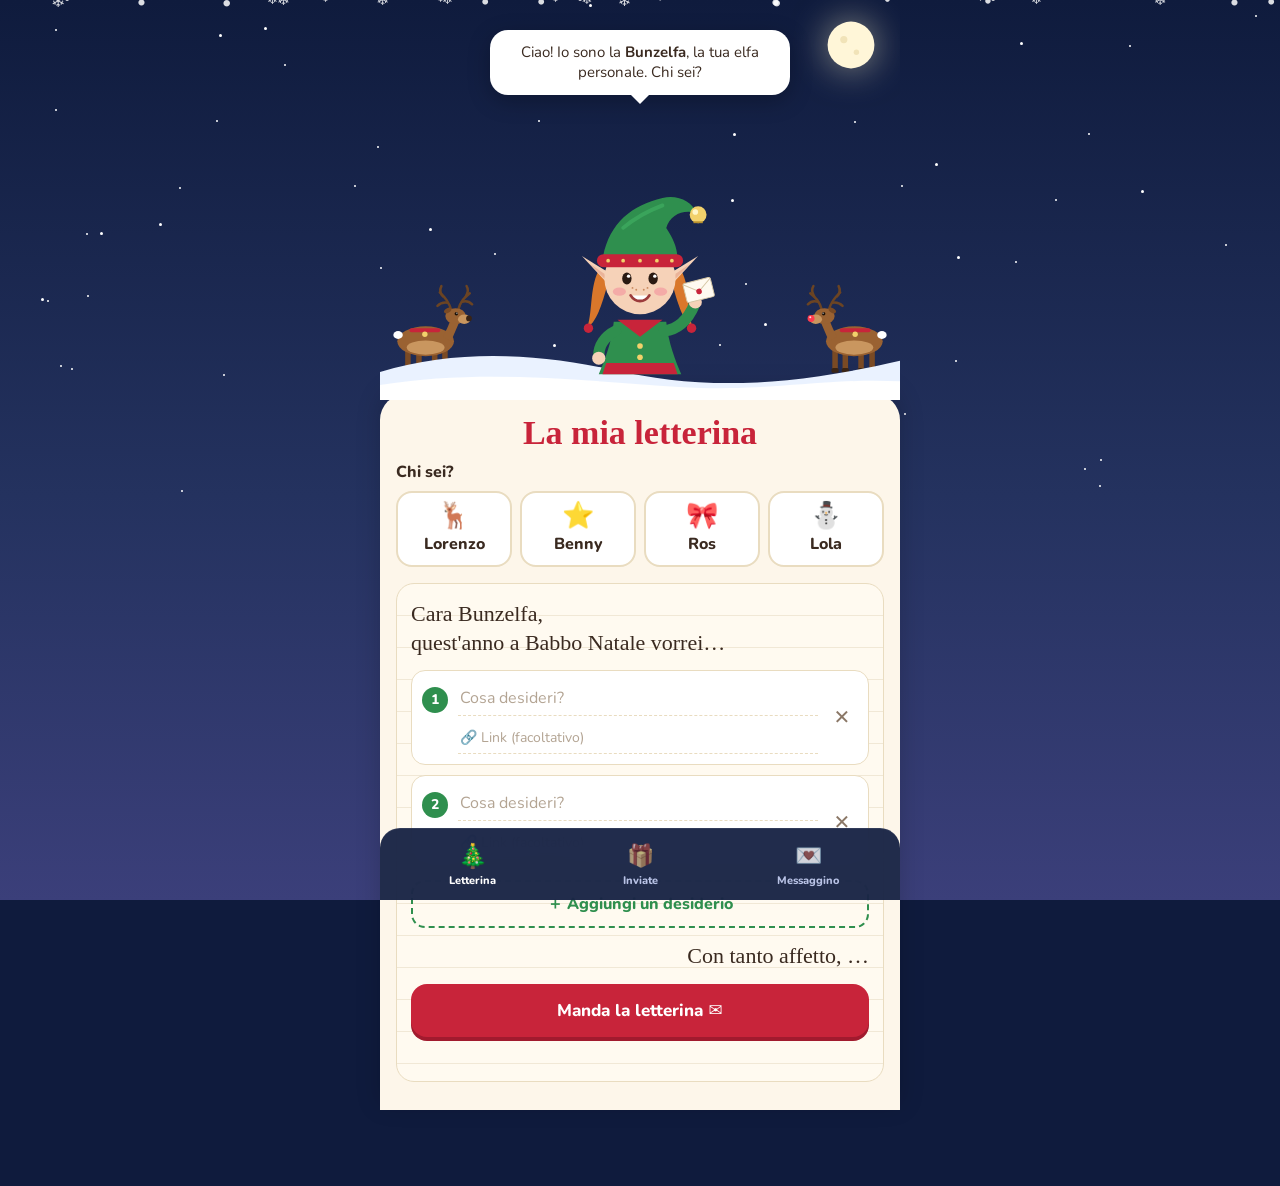
<file: index.html>
<!doctype html>
<html lang="it">
<head>
<meta charset="utf-8">
<meta name="viewport" content="width=device-width,initial-scale=1,viewport-fit=cover">
<title>Bunzelfa</title>
<meta name="description" content="Scrivi la letterina a Babbo Natale: la porta la Bunzelfa, la tua elfa personale.">
<meta name="theme-color" content="#0f1b3d">
<meta name="apple-mobile-web-app-capable" content="yes">
<meta name="mobile-web-app-capable" content="yes">
<meta name="apple-mobile-web-app-status-bar-style" content="black-translucent">
<meta name="apple-mobile-web-app-title" content="Bunzelfa">
<link rel="apple-touch-icon" href="icons/apple-touch-icon.png">
<link rel="icon" type="image/png" sizes="192x192" href="icons/icon-192.png">
<link rel="manifest" href="manifest.webmanifest">
<link rel="preconnect" href="https://fonts.googleapis.com">
<link rel="preconnect" href="https://fonts.gstatic.com" crossorigin>
<link href="https://fonts.googleapis.com/css2?family=Mountains+of+Christmas:wght@700&family=Nunito:wght@400;600;800&display=swap" rel="stylesheet">
<link rel="stylesheet" href="styles.css">
</head>
<body>
<div id="sky" aria-hidden="true"></div>
<div id="snow" aria-hidden="true"></div>

<!-- slitta che attraversa il cielo dopo un invio -->
<svg id="sleigh" viewBox="0 0 260 70" aria-hidden="true">
  <g transform="translate(0,10) scale(.42)"><use href="#deer"/></g>
  <g transform="translate(58,6) scale(.42)"><use href="#deer"/></g>
  <path d="M120 40 C 150 50, 175 52, 200 44" stroke="#e8c26a" stroke-width="1.5" fill="none"/>
  <g transform="translate(196,22)">
    <path d="M0 14 h40 c6 0 9-4 9-12 v-2 h6 v4 c0 14-6 22-18 22 h-37 z" fill="#c8243a"/>
    <path d="M-4 30 h52 c6 0 8-3 9-6" stroke="#e8c26a" stroke-width="3" fill="none" stroke-linecap="round"/>
    <rect x="8" y="2" width="14" height="12" rx="2" fill="#2f8f4e"/>
    <rect x="20" y="-2" width="12" height="16" rx="2" fill="#f2d16b"/>
  </g>
</svg>

<main id="app">
  <!-- ============ TAB 1: LETTERINA ============ -->
  <section class="tab active" id="tab-letter" aria-labelledby="t-letter">
    <header class="scene">
      <svg class="moon" viewBox="0 0 60 60" aria-hidden="true"><circle cx="30" cy="30" r="26" fill="#fff6d8"/><circle cx="40" cy="22" r="22" fill="#0f1b3d" opacity=".0"/><circle cx="22" cy="24" r="4" fill="#f1e3b8"/><circle cx="36" cy="38" r="3" fill="#f1e3b8"/></svg>

      <svg class="deer deer-l" viewBox="0 0 130 110" aria-hidden="true"><use href="#deer"/></svg>
      <svg class="deer deer-r" viewBox="0 0 130 110" aria-hidden="true"><use href="#deer-rednose"/></svg>

      <svg class="elf" viewBox="0 0 160 210" role="img" aria-label="La Bunzelfa, un'elfa con il cappello verde">
        <use href="#bunzelfa"/>
      </svg>

      <div class="bubble" id="bubble" aria-live="polite">Ciao! Io sono la <b>Bunzelfa</b>, la tua elfa personale. Chi sei?</div>

      <svg class="hills" viewBox="0 0 400 60" preserveAspectRatio="none" aria-hidden="true">
        <path d="M0 30 C 60 5, 120 10, 180 28 S 300 50, 400 18 V60 H0Z" fill="#eaf2ff"/>
        <path d="M0 44 C 80 26, 160 40, 230 46 S 340 36, 400 40 V60 H0Z" fill="#ffffff"/>
      </svg>
    </header>

    <div class="sheet">
      <h1 class="title">La mia letterina</h1>

      <fieldset class="who">
        <legend>Chi sei?</legend>
        <div class="names" id="names"></div>
      </fieldset>

      <form id="letterForm" class="paper" autocomplete="off" novalidate>
        <p class="dear">Cara Bunzelfa,<br>quest'anno a Babbo Natale vorrei…</p>
        <ol id="wishes" class="wishes"></ol>
        <button type="button" class="ghost" id="addWish">＋ Aggiungi un desiderio</button>
        <p class="sign" id="sign">Con tanto affetto, …</p>
        <button type="submit" class="primary" id="sendLetter">Manda la letterina ✉️</button>
        <p class="hint" id="letterHint" role="status"></p>
      </form>
    </div>
  </section>

  <!-- ============ TAB 2: INVIATE ============ -->
  <section class="tab" id="tab-sent" aria-labelledby="t-sent" hidden>
    <div class="sheet top">
      <h1 class="title">Le mie letterine</h1>
      <p class="sub" id="sentWho">Quello che hai già chiesto alla Bunzelfa da questo telefono.</p>
      <div id="sentList" class="sent-list"></div>
    </div>
  </section>

  <!-- ============ TAB 3: MESSAGGINO ============ -->
  <section class="tab" id="tab-msg" aria-labelledby="t-msg" hidden>
    <div class="sheet top">
      <div class="mini-elf">
        <svg viewBox="0 0 160 210" aria-hidden="true"><use href="#bunzelfa"/></svg>
        <div class="bubble small">Scrivimi quello che vuoi: lo leggo solo io! 🤫</div>
      </div>
      <h1 class="title">Un messaggino alla Bunzelfa</h1>
      <form id="msgForm" class="paper" novalidate>
        <label class="lbl" for="msgText">Il tuo messaggino</label>
        <textarea id="msgText" rows="6" maxlength="1500" placeholder="Cara Bunzelfa…"></textarea>
        <button type="submit" class="primary" id="sendMsg">Manda il messaggino 💌</button>
        <p class="hint" id="msgHint" role="status"></p>
      </form>
    </div>
  </section>
</main>

<nav class="tabbar" role="tablist">
  <button role="tab" id="t-letter" aria-controls="tab-letter" aria-selected="true" data-tab="tab-letter"><span>🎄</span>Letterina</button>
  <button role="tab" id="t-sent" aria-controls="tab-sent" aria-selected="false" data-tab="tab-sent"><span>🎁</span>Inviate</button>
  <button role="tab" id="t-msg" aria-controls="tab-msg" aria-selected="false" data-tab="tab-msg"><span>💌</span>Messaggino</button>
</nav>

<div id="toast" role="status" aria-live="polite"></div>

<!-- ============ DISEGNI ============ -->
<svg width="0" height="0" style="position:absolute" aria-hidden="true">
  <defs>
    <g id="deer-body">
      <!-- corna -->
      <g stroke="#6b4423" stroke-width="3.2" stroke-linecap="round" fill="none">
        <path d="M95 20 C 92 8, 86 2, 80 -4"/><path d="M90 9 C 84 8, 80 10, 77 13"/><path d="M84 1 C 80 -3, 80 -8, 82 -12"/>
        <path d="M103 19 C 106 7, 112 2, 118 -3"/><path d="M108 8 C 114 6, 118 8, 121 11"/><path d="M113 1 C 116 -4, 116 -9, 114 -12"/>
      </g>
      <!-- zampe -->
      <g fill="#7a4a24"><rect x="36" y="66" width="7" height="30" rx="3"/><rect x="50" y="68" width="7" height="28" rx="3"/><rect x="70" y="68" width="7" height="28" rx="3"/><rect x="83" y="66" width="7" height="30" rx="3"/></g>
      <g fill="#3a2414"><rect x="35" y="92" width="9" height="6" rx="2"/><rect x="49" y="92" width="9" height="6" rx="2"/><rect x="69" y="92" width="9" height="6" rx="2"/><rect x="82" y="92" width="9" height="6" rx="2"/></g>
      <!-- corpo -->
      <ellipse cx="62" cy="58" rx="36" ry="19" fill="#9a6232"/>
      <ellipse cx="62" cy="66" rx="24" ry="9" fill="#c9965f"/>
      <ellipse cx="27" cy="50" rx="6" ry="5" fill="#fff"/>
      <!-- collo e testa -->
      <path d="M84 52 C 90 42, 92 34, 96 26 L 106 30 C 102 40, 98 50, 94 58 Z" fill="#9a6232"/>
      <ellipse cx="100" cy="26" rx="13" ry="10" fill="#9a6232"/>
      <ellipse cx="111" cy="30" rx="8" ry="6" fill="#c9965f"/>
      <ellipse cx="90" cy="19" rx="5" ry="3" fill="#7a4a24" transform="rotate(-30 90 19)"/>
      <circle cx="101" cy="23" r="2.2" fill="#1c1209"/><circle cx="101.7" cy="22.3" r=".7" fill="#fff"/>
      <path d="M44 44 h34" stroke="#c8243a" stroke-width="5" stroke-linecap="round"/>
      <circle cx="61" cy="49" r="3.4" fill="#f2d16b"/>
    </g>
    <symbol id="deer" viewBox="0 -16 130 116" overflow="visible"><use href="#deer-body"/><circle cx="117" cy="29" r="3.6" fill="#3a2414"/></symbol>
    <symbol id="deer-rednose" viewBox="0 -16 130 116" overflow="visible"><use href="#deer-body"/><circle cx="117" cy="29" r="4.4" fill="#ff3b4e"/><circle cx="118" cy="27.6" r="1.3" fill="#fff" opacity=".8"/></symbol>

    <symbol id="bunzelfa" viewBox="0 0 160 210" overflow="visible">
      <!-- trecce -->
      <g fill="#d9772b"><path d="M38 92 C 26 110, 30 136, 24 156 C 34 150, 40 130, 46 108 Z"/><path d="M122 92 C 134 110, 130 136, 136 156 C 126 150, 120 130, 114 108 Z"/></g>
      <circle cx="25" cy="157" r="5" fill="#c8243a"/><circle cx="135" cy="157" r="5" fill="#c8243a"/>
      <!-- corpo -->
      <path d="M52 150 C 50 172, 42 192, 36 206 H124 C 118 192, 110 172, 108 150 Z" fill="#2f8f4e"/>
      <path d="M44 194 H116 l4 12 H40 Z" fill="#c8243a"/>
      <path d="M56 148 L80 166 L104 148 Z" fill="#c8243a"/>
      <circle cx="80" cy="176" r="3" fill="#f2d16b"/><circle cx="80" cy="188" r="3" fill="#f2d16b"/>
      <!-- braccio con letterina -->
      <path d="M106 160 C 122 158, 132 146, 138 132" stroke="#2f8f4e" stroke-width="12" stroke-linecap="round" fill="none"/>
      <circle cx="139" cy="129" r="7" fill="#f6d2b8"/>
      <g transform="rotate(-14 142 118)"><rect x="128" y="106" width="30" height="21" rx="2" fill="#fffaf0" stroke="#d6c7a6"/><path d="M128 107 L143 118 L158 107" stroke="#d6c7a6" fill="none"/><circle cx="143" cy="118" r="3" fill="#c8243a"/></g>
      <path d="M54 160 C 42 166, 36 176, 36 186" stroke="#2f8f4e" stroke-width="12" stroke-linecap="round" fill="none"/>
      <circle cx="36" cy="189" r="7" fill="#f6d2b8"/>
      <!-- orecchie a punta -->
      <path d="M44 96 L18 80 L46 110 Z" fill="#f6d2b8"/><path d="M116 96 L142 80 L114 110 Z" fill="#f6d2b8"/>
      <path d="M42 99 L26 88 L44 106 Z" fill="#eab399"/><path d="M118 99 L134 88 L116 106 Z" fill="#eab399"/>
      <!-- viso -->
      <circle cx="80" cy="104" r="38" fill="#f6d2b8"/>
      <path d="M44 92 C 52 78, 70 74, 80 82 C 90 74, 108 78, 116 92 C 108 84, 96 84, 80 90 C 64 84, 52 84, 44 92 Z" fill="#d9772b"/>
      <ellipse cx="66" cy="104" rx="5" ry="6.5" fill="#2a1a12"/><ellipse cx="94" cy="104" rx="5" ry="6.5" fill="#2a1a12"/>
      <circle cx="67.8" cy="101.5" r="1.8" fill="#fff"/><circle cx="95.8" cy="101.5" r="1.8" fill="#fff"/>
      <ellipse cx="58" cy="118" rx="7" ry="4.5" fill="#f49aa0" opacity=".7"/><ellipse cx="102" cy="118" rx="7" ry="4.5" fill="#f49aa0" opacity=".7"/>
      <g fill="#c98a5f"><circle cx="72" cy="114" r="1"/><circle cx="76" cy="116" r="1"/><circle cx="84" cy="116" r="1"/><circle cx="88" cy="114" r="1"/></g>
      <path d="M70 122 C 75 130, 85 130, 90 122" stroke="#9c3b3b" stroke-width="3" fill="#fff" stroke-linecap="round"/>
      <!-- cappello -->
      <path d="M40 84 C 46 46, 70 26, 104 18 C 120 14, 136 22, 140 34 C 126 30, 112 36, 108 50 C 116 62, 120 72, 120 84 Z" fill="#2f8f4e"/>
      <path d="M62 50 C 74 40, 88 32, 104 26" stroke="#3fae62" stroke-width="4" fill="none" stroke-linecap="round" opacity=".7"/>
      <rect x="34" y="78" width="92" height="14" rx="7" fill="#c8243a"/>
      <g fill="#f2d16b"><circle cx="46" cy="85" r="2"/><circle cx="62" cy="85" r="2"/><circle cx="80" cy="85" r="2"/><circle cx="98" cy="85" r="2"/><circle cx="114" cy="85" r="2"/></g>
      <circle cx="142" cy="36" r="9" fill="#f2d16b"/><circle cx="139" cy="33" r="3" fill="#fff6c9"/>
      <path d="M137 44 h10" stroke="#b8902e" stroke-width="2"/>
    </symbol>
  </defs>
</svg>

<script src="config.js"></script>
<script src="app.js"></script>
</body>
</html>
</file>
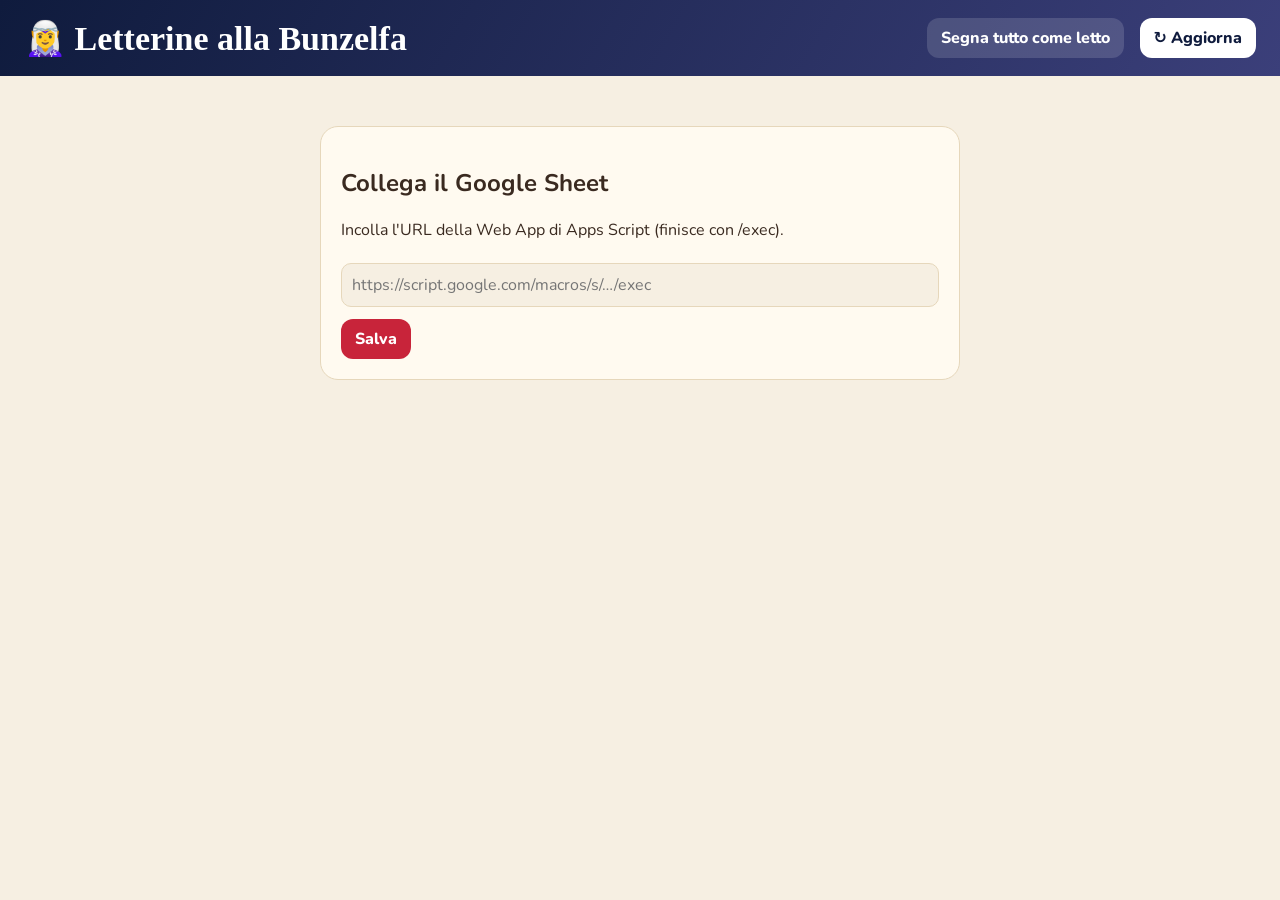
<file: dashboard/letterine.html>
<!doctype html>
<html lang="it">
<head>
<meta charset="utf-8">
<meta name="viewport" content="width=device-width,initial-scale=1">
<title>Letterine Bunzelfa</title>
<link href="https://fonts.googleapis.com/css2?family=Mountains+of+Christmas:wght@700&family=Nunito:wght@400;600;800&display=swap" rel="stylesheet">
<style>
:root{--bg:#f6efe2;--card:#fffaf0;--line:#e6d7bb;--ink:#3a2a20;--muted:#8a7766;--red:#c8243a;--green:#2f8f4e;--night:#0f1b3d;--link:#2b5aa8;--new:#fff3d6}
@media (prefers-color-scheme:dark){:root:not([data-theme="light"]){--bg:#121726;--card:#1c2236;--line:#2e3654;--ink:#eee6d8;--muted:#9aa3bf;--link:#8db4ff;--new:#3a3220}}
:root[data-theme="dark"]{--bg:#121726;--card:#1c2236;--line:#2e3654;--ink:#eee6d8;--muted:#9aa3bf;--link:#8db4ff;--new:#3a3220}
*{box-sizing:border-box}
body{margin:0;background:var(--bg);color:var(--ink);font-family:Nunito,system-ui,sans-serif}
header{background:linear-gradient(120deg,var(--night),#3b3f7a);color:#fff;padding:18px 24px;display:flex;align-items:center;gap:16px;flex-wrap:wrap}
header h1{font-family:"Mountains of Christmas",cursive;font-size:34px;margin:0;flex:1}
header .meta{font-size:13px;opacity:.85}
button{font:inherit;cursor:pointer}
.btn{border:0;border-radius:12px;padding:9px 14px;font-weight:800;background:#fff;color:var(--night)}
.btn.sec{background:rgba(255,255,255,.14);color:#fff}
main{padding:20px 24px 40px}
.grid{display:grid;grid-template-columns:repeat(auto-fill,minmax(280px,1fr));gap:18px;align-items:start}
.person{background:var(--card);border:1px solid var(--line);border-radius:18px;overflow:hidden}
.person h2{margin:0;padding:14px 16px;font-size:22px;display:flex;align-items:center;gap:10px;border-bottom:1px solid var(--line)}
.person h2 .count{margin-left:auto;font-size:13px;color:var(--muted);font-weight:600}
.badge{background:var(--red);color:#fff;border-radius:99px;font-size:12px;padding:2px 8px}
.sect{padding:10px 16px 14px}
.sect h3{margin:6px 0 8px;font-size:13px;text-transform:uppercase;letter-spacing:.06em;color:var(--muted)}
ul{list-style:none;margin:0;padding:0}
li.w{display:grid;grid-template-columns:22px 1fr;gap:4px 10px;padding:8px 6px;border-radius:10px}
li.w.new{background:var(--new)}
li.w input{margin:3px 0 0;width:18px;height:18px;accent-color:var(--green)}
li.w.done .t{text-decoration:line-through;color:var(--muted)}
.t{word-break:break-word}
.d{grid-column:2;font-size:12px;color:var(--muted)}
.d a{color:var(--link);font-weight:700}
.msg{background:var(--bg);border-radius:12px;padding:10px 12px;margin-bottom:8px;white-space:pre-wrap;word-break:break-word}
.msg.new{background:var(--new)}
.msg small{display:block;color:var(--muted);margin-top:4px}
.empty{color:var(--muted);font-style:italic;padding:4px 6px}
.setup{max-width:640px;margin:30px auto;background:var(--card);border:1px solid var(--line);border-radius:18px;padding:20px}
.setup input{width:100%;padding:10px;border-radius:10px;border:1px solid var(--line);background:var(--bg);color:var(--ink);font:inherit;margin:6px 0 12px}
.err{color:var(--red);font-weight:700}
@media (max-width:600px){header,main{padding-left:16px;padding-right:16px}}
</style>
</head>
<body>
<header>
  <h1>🧝‍♀️ Letterine alla Bunzelfa</h1>
  <span class="meta" id="meta"></span>
  <button class="btn sec" id="seen" title="Togli l'evidenziazione dei nuovi">Segna tutto come letto</button>
  <button class="btn" id="reload">↻ Aggiorna</button>
</header>
<main id="main"></main>

<script>
// Compilati dall'installazione: URL della Web App (/exec) e ADMIN_KEY di Code.gs
const ENDPOINT_DEFAULT = "__ENDPOINT__";
const ADMIN = "__ADMIN__";
const EMOJI = {Lorenzo:"🦌", Benny:"⭐", Ros:"🎀", Lola:"⛄"};

const ls = {get(k,d){try{const v=localStorage.getItem("bzd."+k);return v==null?d:JSON.parse(v)}catch{return d}}, set(k,v){try{localStorage.setItem("bzd."+k,JSON.stringify(v))}catch{}}};
const endpoint = () => (/^https:\/\//.test(ENDPOINT_DEFAULT) ? ENDPOINT_DEFAULT : ls.get("endpoint",""));
const el = (tag, cls, text) => { const e = document.createElement(tag); if (cls) e.className = cls; if (text != null) e.textContent = text; return e; };
const fmt = iso => { try { return new Date(iso).toLocaleString("it-IT",{weekday:"short",day:"numeric",month:"short",hour:"2-digit",minute:"2-digit"}); } catch { return iso; } };
const main = document.getElementById("main");

function load() {
  const url = endpoint();
  if (!url) return showSetup();
  document.getElementById("meta").textContent = "Aggiorno…";
  const cb = "bz_" + Date.now();
  const s = document.createElement("script");
  const timer = setTimeout(() => fail("Il Google Sheet non risponde. Controlla la connessione o l'URL."), 15000);
  window[cb] = data => { clearTimeout(timer); delete window[cb]; s.remove(); data && data.ok ? render(data) : fail(data && data.error === "chiave" ? "Chiave admin non valida: controlla ADMIN_KEY in Code.gs." : "Risposta inattesa dal Google Sheet."); };
  s.onerror = () => { clearTimeout(timer); fail("Non riesco a raggiungere il Google Sheet."); };
  s.src = url + (url.includes("?") ? "&" : "?") + "admin=" + encodeURIComponent(ADMIN) + "&callback=" + cb;
  document.body.appendChild(s);
}
function fail(msg) { document.getElementById("meta").textContent = ""; const p = el("p","err",msg); main.replaceChildren(p); }

function showSetup() {
  const box = el("div","setup");
  box.append(el("h2",null,"Collega il Google Sheet"), el("p",null,"Incolla l'URL della Web App di Apps Script (finisce con /exec)."));
  const inp = el("input"); inp.placeholder = "https://script.google.com/macros/s/…/exec";
  const b = el("button","btn","Salva"); b.style.background = "var(--red)"; b.style.color = "#fff";
  b.onclick = () => { const v = inp.value.trim(); if (/^https:\/\/script\.google\.com\/.+\/exec$/.test(v)) { ls.set("endpoint", v); load(); } else inp.style.borderColor = "var(--red)"; };
  box.append(inp, b); main.replaceChildren(box);
}

function render(data) {
  const done = ls.get("done", {}), seenAt = ls.get("seenAt", "");
  const names = [...data.order, ...Object.keys(data.people).filter(n => !data.order.includes(n))];
  const grid = el("div","grid");
  for (const name of names) {
    const rows = (data.people[name] || []).slice().sort((a,b) => b.date.localeCompare(a.date));
    const wishes = rows.filter(r => r.type === "wish"), msgs = rows.filter(r => r.type === "message");
    const fresh = rows.filter(r => r.date > seenAt).length;
    const card = el("section","person");
    const h = el("h2"); h.append(el("span",null,EMOJI[name] || "🎁"), el("span",null,name));
    if (fresh) h.append(el("span","badge",fresh + " nuov" + (fresh === 1 ? "o" : "i")));
    h.append(el("span","count", wishes.length + " desideri"));
    card.append(h);

    const s1 = el("div","sect"); s1.append(el("h3",null,"Desideri"));
    const ul = el("ul");
    if (!wishes.length) ul.append(el("li","empty","Nessun desiderio ancora"));
    for (const w of wishes) {
      const key = w.id + "|" + w.text;
      const li = el("li","w" + (done[key] ? " done" : "") + (w.date > seenAt ? " new" : ""));
      const cb = el("input"); cb.type = "checkbox"; cb.checked = !!done[key]; cb.title = "Preso!";
      cb.onchange = () => { const d = ls.get("done",{}); cb.checked ? d[key] = 1 : delete d[key]; ls.set("done", d); li.classList.toggle("done", cb.checked); };
      const d = el("div","d", fmt(w.date));
      if (/^https:\/\//i.test(w.link)) { d.append(" · "); const a = el("a",null,"apri link ↗"); a.href = w.link; a.target = "_blank"; a.rel = "noopener"; d.append(a); }
      else if (w.link) d.append(" · " + w.link);
      li.append(cb, el("span","t", w.text || "(solo link)"), d);
      ul.append(li);
    }
    s1.append(ul); card.append(s1);

    const s2 = el("div","sect"); s2.append(el("h3",null,"Messaggini"));
    if (!msgs.length) s2.append(el("p","empty","Nessun messaggino"));
    for (const m of msgs) { const p = el("div","msg" + (m.date > seenAt ? " new" : ""), m.text); p.append(el("small",null,fmt(m.date))); s2.append(p); }
    card.append(s2);
    grid.append(card);
  }
  main.replaceChildren(grid);
  document.getElementById("meta").textContent = "Aggiornato alle " + new Date().toLocaleTimeString("it-IT",{hour:"2-digit",minute:"2-digit"});
  render.last = data;
}
document.getElementById("reload").onclick = load;
document.getElementById("seen").onclick = () => { ls.set("seenAt", new Date().toISOString()); if (render.last) render(render.last); };
load();
setInterval(load, 60000);
</script>
</body>
</html>
</file>
<file: styles.css>
:root{
  --night:#0f1b3d; --night2:#24325f; --red:#c8243a; --red-d:#a11a2e; --green:#2f8f4e; --gold:#f2d16b;
  --paper:#fffaf0; --paper-line:#e9dcc0; --ink:#3a2a20; --muted:#8a7766; --snow:#ffffff;
  --tabbar:rgba(15,27,61,.92); --sheet:#fdf6ea;
  --safe-b:env(safe-area-inset-bottom,0px); --safe-t:env(safe-area-inset-top,0px);
}
*{box-sizing:border-box;-webkit-tap-highlight-color:transparent}
html,body{margin:0;height:100%}
body{
  font-family:"Nunito",-apple-system,system-ui,sans-serif; color:var(--ink);
  background:linear-gradient(180deg,var(--night) 0%,var(--night2) 55%,#3b3f7a 100%) fixed;
  background-color:var(--night);
  overscroll-behavior:none; -webkit-font-smoothing:antialiased;
}
#sky,#snow{position:fixed;inset:0;pointer-events:none;z-index:0;overflow:hidden}
.star{position:absolute;width:2px;height:2px;border-radius:50%;background:#fff;animation:tw 3s ease-in-out infinite}
@keyframes tw{50%{opacity:.25}}
.flake{position:absolute;top:-10px;color:#fff;opacity:.85;animation:fall linear infinite;user-select:none}
@keyframes fall{to{transform:translate3d(var(--dx,20px),110vh,0) rotate(220deg)}}

#app{position:relative;z-index:1;min-height:100%;padding-bottom:calc(76px + var(--safe-b))}
.tab[hidden]{display:none}

/* ---------- scena ---------- */
.scene{position:relative;height:clamp(300px,52vh,400px);padding-top:var(--safe-t);overflow:hidden}
.moon{position:absolute;top:calc(18px + var(--safe-t));right:22px;width:54px;filter:drop-shadow(0 0 18px rgba(255,246,200,.55))}
.elf{position:absolute;left:50%;bottom:22px;width:150px;transform:translateX(-50%);animation:bob 3.2s ease-in-out infinite;z-index:2}
@keyframes bob{50%{transform:translateX(-50%) translateY(-6px) rotate(-1.5deg)}}
.deer{position:absolute;bottom:26px;width:108px;z-index:1}
.deer-l{left:-6px}
.deer-r{right:-6px;transform:scaleX(-1)}
.deer-l{animation:nod 4s ease-in-out infinite}
@keyframes nod{50%{transform:translateY(-2px)}}
.hills{position:absolute;left:0;right:0;bottom:0;width:100%;height:56px;z-index:1}
.bubble{
  position:absolute;left:50%;top:calc(30px + var(--safe-t));transform:translateX(-50%);
  width:min(300px,calc(100% - 100px));background:#fff;color:var(--ink);border-radius:18px;
  padding:12px 14px;font-size:15px;line-height:1.35;text-align:center;box-shadow:0 6px 22px rgba(0,0,0,.25);z-index:3;
}
.bubble::after{content:"";position:absolute;left:50%;bottom:-9px;margin-left:-9px;border:9px solid transparent;border-bottom:0;border-top-color:#fff}
.bubble.pop{animation:pop .35s ease}
@keyframes pop{0%{transform:translateX(-50%) scale(.92)}100%{transform:translateX(-50%) scale(1)}}

/* ---------- foglio ---------- */
.sheet{position:relative;background:var(--sheet);border-radius:26px 26px 0 0;margin-top:-6px;padding:20px 16px 28px;min-height:50vh;box-shadow:0 -6px 24px rgba(0,0,0,.18)}
.sheet.top{margin-top:calc(18px + var(--safe-t));border-radius:26px;min-height:auto;margin-left:10px;margin-right:10px}
.title{font-family:"Mountains of Christmas",cursive;color:var(--red);font-size:34px;margin:0 0 10px;text-align:center;line-height:1.1}
.sub{text-align:center;color:var(--muted);margin:0 0 16px}

.who{border:0;margin:0 0 16px;padding:0}
.who legend{font-weight:800;margin-bottom:8px;padding:0}
.names{display:grid;grid-template-columns:repeat(4,1fr);gap:8px}
.name{appearance:none;border:2px solid var(--paper-line);background:#fff;border-radius:16px;padding:10px 4px;font:inherit;font-weight:800;color:var(--ink);display:flex;flex-direction:column;align-items:center;gap:4px;cursor:pointer;min-height:72px}
.name .av{font-size:26px;line-height:1}
.name[aria-pressed="true"]{border-color:var(--red);background:#fff0f1;box-shadow:0 0 0 3px rgba(200,36,58,.15)}

.paper{background:var(--paper);border:1px solid var(--paper-line);border-radius:18px;padding:16px 14px;
  background-image:repeating-linear-gradient(transparent 0 31px,rgba(214,199,166,.35) 31px 32px)}
.dear,.sign{font-family:"Mountains of Christmas",cursive;font-size:22px;margin:0 0 12px;line-height:1.3;color:var(--ink)}
.sign{margin:14px 0 14px;text-align:right}
.wishes{list-style:none;margin:0;padding:0;display:flex;flex-direction:column;gap:10px;counter-reset:w}
.wish{background:#fff;border:1px solid var(--paper-line);border-radius:14px;padding:10px;display:grid;grid-template-columns:28px 1fr 32px;gap:6px 8px;align-items:center;counter-increment:w}
.wish::before{content:counter(w);grid-row:1/3;align-self:start;margin-top:6px;width:26px;height:26px;border-radius:50%;background:var(--green);color:#fff;font-weight:800;display:grid;place-items:center;font-size:14px}
.wish input{grid-column:2;width:100%;border:0;border-bottom:1.5px dashed var(--paper-line);background:transparent;font:inherit;font-size:16px;padding:6px 2px;color:var(--ink);border-radius:0}
.wish input:focus{outline:none;border-bottom-color:var(--red)}
.wish input.link{font-size:14px;color:#2b5aa8}
.wish .rm{grid-column:3;grid-row:1/3;appearance:none;border:0;background:none;font-size:20px;color:var(--muted);cursor:pointer;width:32px;height:32px;border-radius:50%}
.wish .rm:active{background:#f3e9da}
input::placeholder,textarea::placeholder{color:#b3a493}

button{font:inherit}
.primary{display:block;width:100%;border:0;border-radius:16px;padding:15px;background:var(--red);color:#fff;font-weight:800;font-size:17px;cursor:pointer;box-shadow:0 4px 0 var(--red-d)}
.primary:active{transform:translateY(2px);box-shadow:0 2px 0 var(--red-d)}
.primary:disabled{opacity:.55}
.ghost{display:block;width:100%;margin-top:10px;border:2px dashed var(--green);background:transparent;color:var(--green);border-radius:14px;padding:11px;font-weight:800;cursor:pointer}
.hint{min-height:1.3em;margin:10px 0 0;text-align:center;font-size:14px;color:var(--muted)}
.hint.err{color:var(--red)}
.lbl{display:block;font-weight:800;margin-bottom:6px}
textarea{width:100%;border:1px solid var(--paper-line);border-radius:14px;padding:12px;font:inherit;font-size:16px;background:#fff;color:var(--ink);resize:vertical;margin-bottom:14px}
textarea:focus{outline:2px solid rgba(200,36,58,.35)}

.mini-elf{display:flex;align-items:center;gap:8px;margin-bottom:8px}
.mini-elf svg{width:78px;flex:none;animation:bob2 3s ease-in-out infinite}
@keyframes bob2{50%{transform:translateY(-4px)}}
.bubble.small{position:relative;left:auto;top:auto;transform:none;width:auto;flex:1;font-size:14px;text-align:left;background:#fff;border:1px solid var(--paper-line);box-shadow:none}
.bubble.small::after{left:-8px;top:50%;bottom:auto;margin:-8px 0 0;border:8px solid transparent;border-left:0;border-right-color:#fff}

.sent-list{display:flex;flex-direction:column;gap:12px}
.card{background:#fff;border:1px solid var(--paper-line);border-radius:16px;padding:12px 14px}
.card h3{margin:0 0 6px;font-size:15px;display:flex;justify-content:space-between;gap:8px}
.card h3 small{font-weight:600;color:var(--muted)}
.card ul{margin:0;padding-left:20px}
.card li{margin:3px 0;word-break:break-word}
.card a{color:#2b5aa8}
.card p{margin:0;white-space:pre-wrap;word-break:break-word}
.pill{font-size:12px;font-weight:800;border-radius:99px;padding:2px 8px;white-space:nowrap}
.pill.ok{background:#e3f4e8;color:#1f6d3a}
.pill.wait{background:#fff3d6;color:#8a6110}
.empty{text-align:center;color:var(--muted);padding:20px 0}

/* ---------- tab bar ---------- */
.tabbar{position:fixed;left:0;right:0;bottom:0;z-index:5;display:grid;grid-template-columns:repeat(3,1fr);
  background:var(--tabbar);backdrop-filter:blur(14px);-webkit-backdrop-filter:blur(14px);
  padding:6px 8px calc(6px + var(--safe-b));border-top:1px solid rgba(255,255,255,.08)}
.tabbar button{appearance:none;border:0;background:none;color:#b9c3e6;font-size:11px;font-weight:800;display:flex;flex-direction:column;align-items:center;gap:2px;padding:6px 0;border-radius:12px;cursor:pointer}
.tabbar button span{font-size:22px;filter:grayscale(.6);opacity:.8}
.tabbar button[aria-selected="true"]{color:#fff}
.tabbar button[aria-selected="true"] span{filter:none;opacity:1;transform:scale(1.08)}

#toast{position:fixed;left:50%;bottom:calc(88px + var(--safe-b));transform:translate(-50%,20px);opacity:0;z-index:9;background:#fff;color:var(--ink);padding:10px 16px;border-radius:99px;font-weight:800;box-shadow:0 8px 24px rgba(0,0,0,.25);transition:.25s;pointer-events:none;max-width:calc(100% - 32px);text-align:center}
#toast.show{opacity:1;transform:translate(-50%,0)}

#sleigh{position:fixed;top:calc(70px + var(--safe-t));left:0;width:220px;z-index:8;pointer-events:none;transform:translateX(-260px);opacity:0}
#sleigh.go{animation:fly 3.6s ease-in-out forwards}
@keyframes fly{0%{transform:translate(-260px,30px) rotate(-6deg);opacity:1}50%{transform:translate(40vw,-10px) rotate(-3deg)}100%{transform:translate(110vw,-60px) rotate(-8deg);opacity:1}}

@media (min-width:600px){
  #app{max-width:520px;margin:0 auto}
  .tabbar{max-width:520px;margin:0 auto;border-radius:20px 20px 0 0}
}
@media (prefers-reduced-motion:reduce){
  .elf,.deer-l,.mini-elf svg,.star,.flake{animation:none}
  #snow{display:none}
}
</file>
